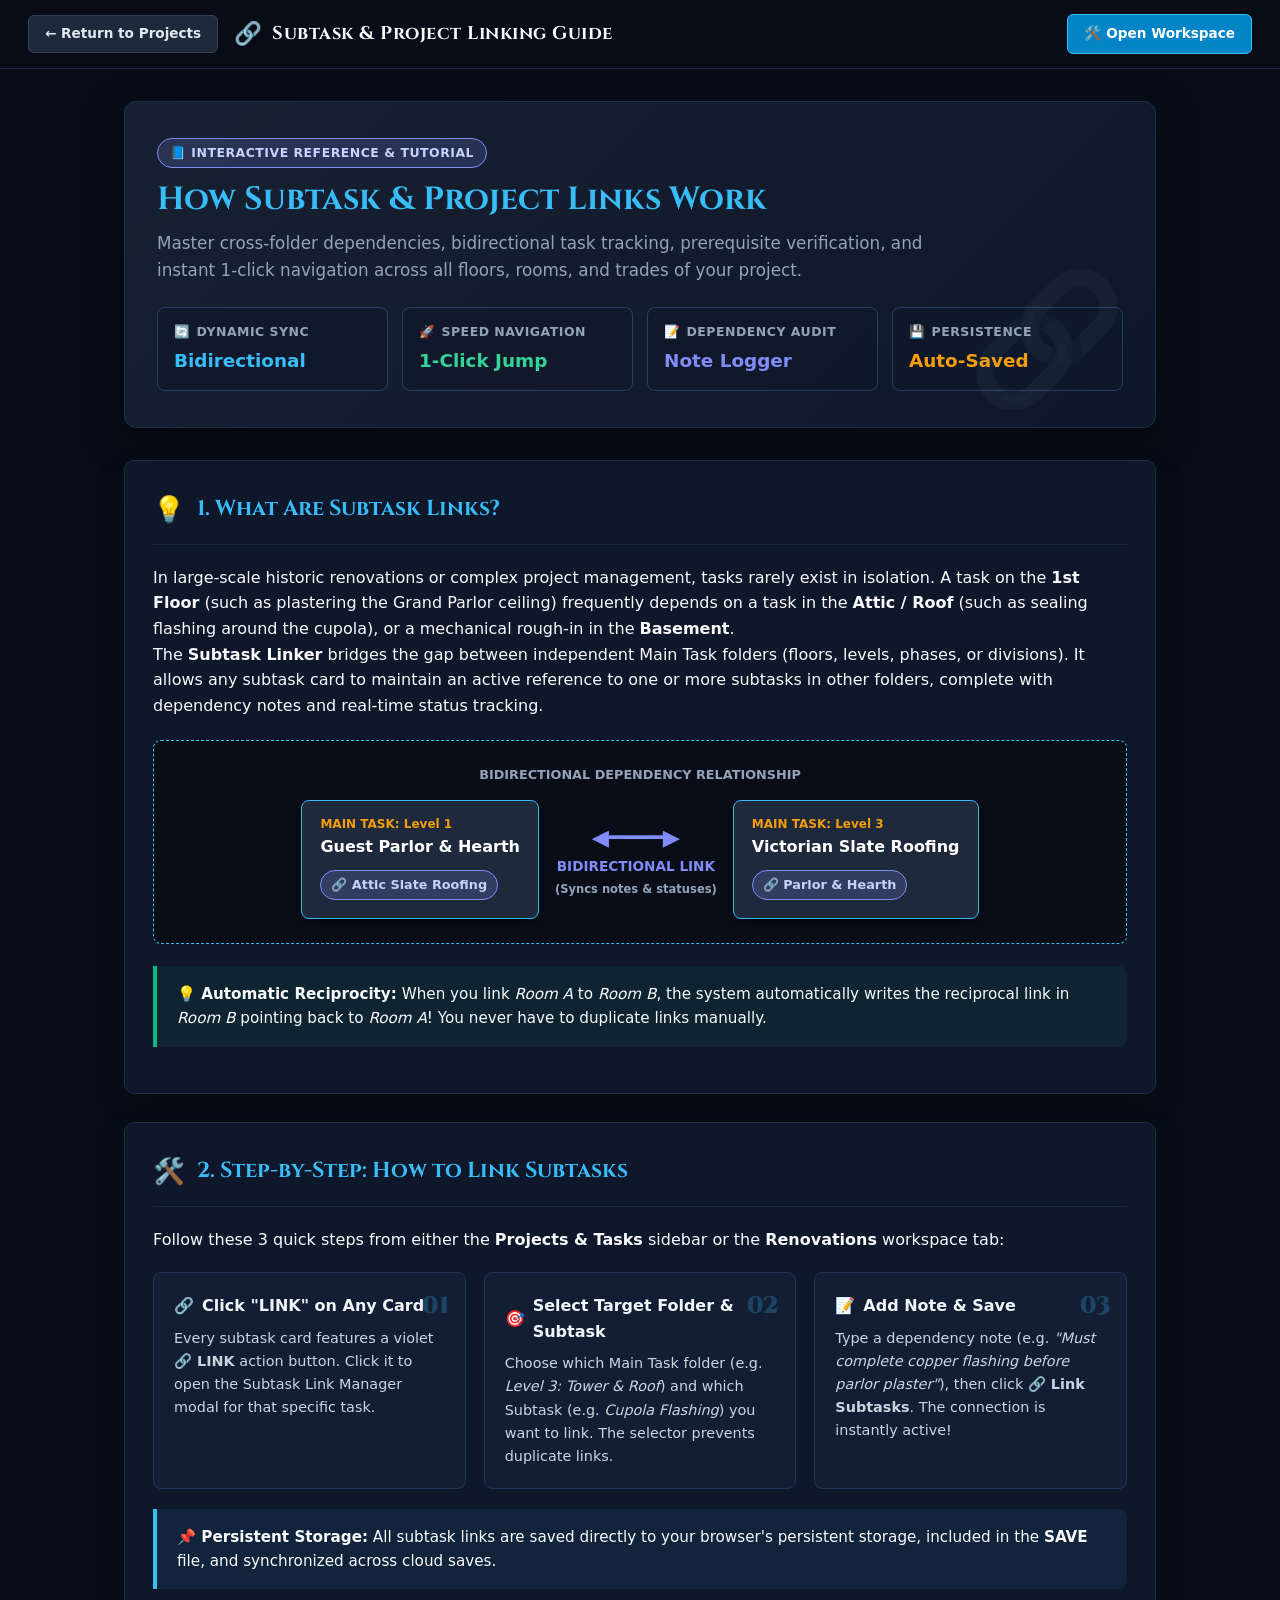
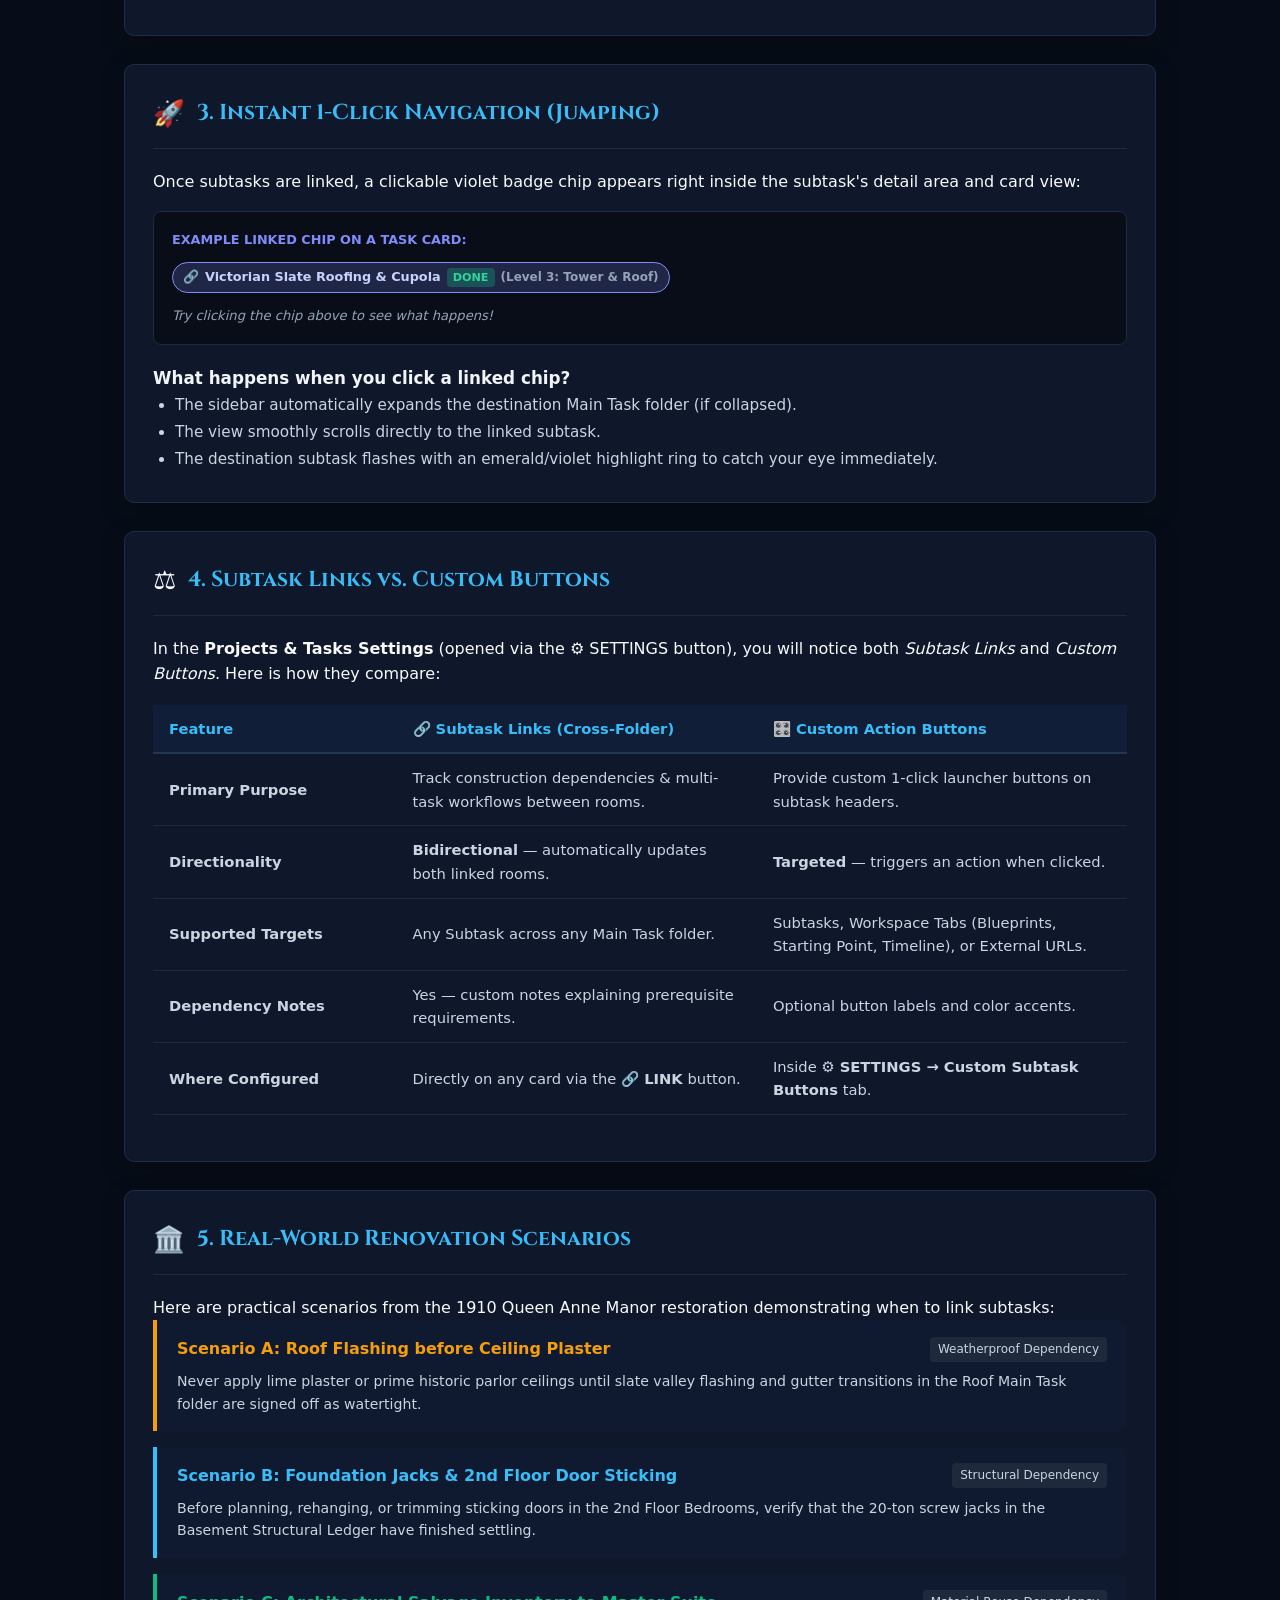
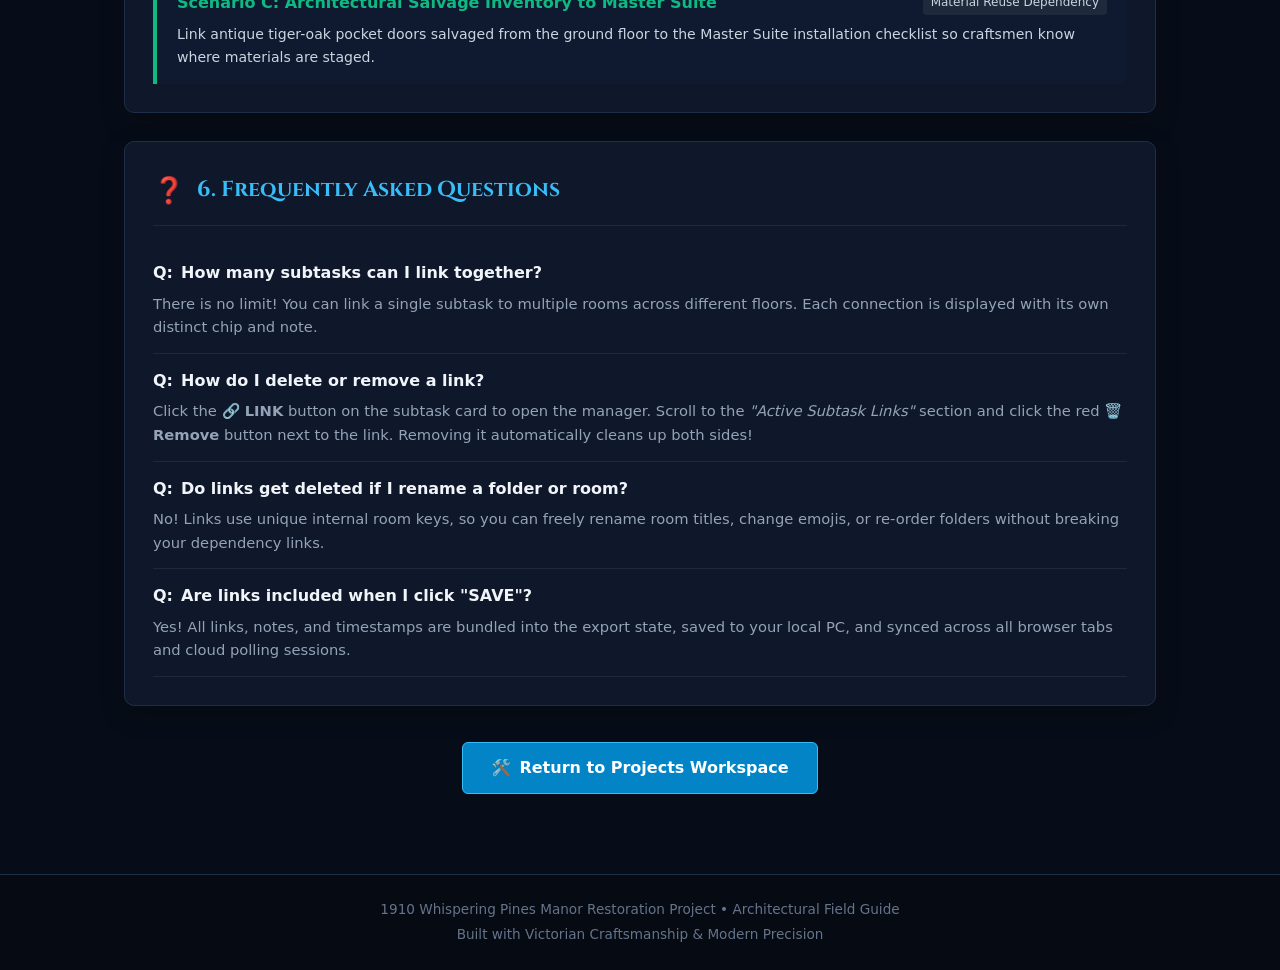
<file: www/links-guide.html>
<!DOCTYPE html>
<html lang="en">
<head>
    <meta charset="UTF-8">
    <meta name="viewport" content="width=device-width, initial-scale=1.0">
    <title>How Subtask &amp; Project Links Work — Jypsy Jack's How-To Guide</title>
    <link rel="preconnect" href="https://fonts.googleapis.com">
    <link rel="preconnect" href="https://fonts.gstatic.com" crossorigin>
    <link href="https://fonts.googleapis.com/css2?family=Cinzel:wght@500;700;800&family=Outfit:wght@300;400;500;600;700;800&family=Courier+Prime:wght@400;700&display=swap" rel="stylesheet">
    <link rel="stylesheet" href="css/style.css?v=20261022">
    <style>
        :root {
            --guide-bg: #070d18;
            --guide-card: #0f172a;
            --guide-card-alt: #131e35;
            --guide-border: #1e2e4a;
            --guide-accent: #38bdf8;
            --guide-accent-glow: rgba(56, 189, 248, 0.25);
            --guide-indigo: #818cf8;
            --guide-emerald: #10b981;
            --guide-amber: #f59e0b;
            --guide-rose: #f43f5e;
            --guide-text: #f8fafc;
            --guide-text-dim: #94a3b8;
        }

        body.guide-page-body {
            margin: 0;
            padding: 0;
            background: var(--guide-bg);
            color: var(--guide-text);
            font-family: 'Outfit', sans-serif;
            min-height: 100vh;
            display: flex;
            flex-direction: column;
            overflow-x: hidden;
            line-height: 1.6;
        }

        .guide-navbar {
            background: rgba(8, 13, 23, 0.95);
            backdrop-filter: blur(12px);
            border-bottom: 1px solid var(--guide-border);
            padding: 14px 28px;
            display: flex;
            justify-content: space-between;
            align-items: center;
            position: sticky;
            top: 0;
            z-index: 1000;
        }

        .guide-nav-left {
            display: flex;
            align-items: center;
            gap: 16px;
        }

        .guide-brand-title {
            font-family: 'Cinzel', serif;
            font-size: 1.15rem;
            font-weight: 700;
            color: #f8fafc;
            letter-spacing: 0.5px;
            margin: 0;
        }

        .guide-btn-back {
            background: #1e293b;
            border: 1px solid #334155;
            color: #e2e8f0;
            text-decoration: none;
            font-size: 0.85rem;
            font-weight: 700;
            padding: 7px 16px;
            border-radius: 6px;
            display: inline-flex;
            align-items: center;
            gap: 6px;
            transition: all 0.2s ease;
        }

        .guide-btn-back:hover {
            background: #334155;
            color: #38bdf8;
            border-color: #38bdf8;
            transform: translateX(-2px);
        }

        .guide-container {
            max-width: 1080px;
            margin: 0 auto;
            padding: 32px 24px 80px 24px;
            width: 100%;
            box-sizing: border-box;
        }

        /* Hero */
        .guide-hero {
            background: linear-gradient(135deg, rgba(30, 41, 59, 0.7) 0%, rgba(15, 23, 42, 0.95) 100%);
            border: 1.5px solid var(--guide-border);
            border-radius: 12px;
            padding: 36px 32px;
            margin-bottom: 32px;
            position: relative;
            box-shadow: 0 12px 35px rgba(0, 0, 0, 0.5);
            overflow: hidden;
        }

        .guide-hero::after {
            content: "🔗";
            position: absolute;
            right: 28px;
            bottom: -15px;
            font-size: 8rem;
            opacity: 0.06;
            pointer-events: none;
        }

        .guide-badge-pill {
            display: inline-flex;
            align-items: center;
            gap: 6px;
            background: rgba(129, 140, 248, 0.18);
            border: 1px solid var(--guide-indigo);
            color: #c7d2fe;
            padding: 4px 12px;
            border-radius: 999px;
            font-size: 0.78rem;
            font-weight: 800;
            text-transform: uppercase;
            letter-spacing: 0.5px;
            margin-bottom: 12px;
        }

        .guide-title {
            font-family: 'Cinzel', serif;
            font-size: 2rem;
            color: #38bdf8;
            margin: 0 0 10px 0;
            line-height: 1.25;
        }

        .guide-subtitle {
            font-size: 1.05rem;
            color: var(--guide-text-dim);
            max-width: 820px;
            margin: 0 0 24px 0;
        }

        .guide-stats-grid {
            display: grid;
            grid-template-columns: repeat(auto-fit, minmax(200px, 1fr));
            gap: 14px;
            margin-top: 24px;
        }

        .guide-stat-card {
            background: rgba(15, 23, 42, 0.75);
            border: 1px solid #293d63;
            border-radius: 8px;
            padding: 14px 16px;
        }

        .guide-stat-title {
            font-size: 0.78rem;
            font-weight: 800;
            color: #94a3b8;
            text-transform: uppercase;
            letter-spacing: 0.5px;
            margin-bottom: 4px;
            display: flex;
            align-items: center;
            gap: 6px;
        }

        .guide-stat-val {
            font-size: 1.15rem;
            font-weight: 800;
            color: #f8fafc;
        }

        /* Section Layout */
        .guide-section {
            background: var(--guide-card);
            border: 1px solid var(--guide-border);
            border-radius: 10px;
            padding: 28px;
            margin-bottom: 28px;
            box-shadow: 0 8px 24px rgba(0, 0, 0, 0.3);
        }

        .guide-section-header {
            display: flex;
            align-items: center;
            gap: 12px;
            border-bottom: 1px solid #1e293b;
            padding-bottom: 14px;
            margin-bottom: 20px;
        }

        .guide-section-header h2 {
            font-family: 'Cinzel', serif;
            font-size: 1.35rem;
            color: #38bdf8;
            margin: 0;
        }

        .guide-step-grid {
            display: grid;
            grid-template-columns: repeat(auto-fit, minmax(260px, 1fr));
            gap: 18px;
            margin: 20px 0;
        }

        .guide-step-card {
            background: var(--guide-card-alt);
            border: 1px solid #233554;
            border-radius: 8px;
            padding: 20px;
            position: relative;
        }

        .guide-step-num {
            position: absolute;
            top: 14px;
            right: 16px;
            font-size: 1.5rem;
            font-weight: 900;
            color: rgba(56, 189, 248, 0.25);
            font-family: 'Cinzel', serif;
        }

        .guide-step-title {
            font-size: 1rem;
            font-weight: 800;
            color: #f1f5f9;
            margin: 0 0 8px 0;
            display: flex;
            align-items: center;
            gap: 8px;
        }

        .guide-diagram-box {
            background: #080d18;
            border: 1px dashed #38bdf8;
            border-radius: 8px;
            padding: 24px;
            margin: 22px 0;
            text-align: center;
        }

        .diagram-flow {
            display: flex;
            align-items: center;
            justify-content: center;
            flex-wrap: wrap;
            gap: 16px;
        }

        .diagram-node {
            background: #1e293b;
            border: 1.5px solid #38bdf8;
            border-radius: 8px;
            padding: 14px 18px;
            text-align: left;
            min-width: 220px;
            box-shadow: 0 4px 12px rgba(0, 0, 0, 0.4);
        }

        .diagram-arrow {
            display: flex;
            flex-direction: column;
            align-items: center;
            color: #818cf8;
            font-weight: 800;
            font-size: 0.85rem;
        }

        .diagram-arrow-line {
            font-size: 1.4rem;
            color: #818cf8;
        }

        .guide-chip-preview {
            display: inline-flex;
            align-items: center;
            gap: 6px;
            background: rgba(129, 140, 248, 0.2);
            border: 1px solid #818cf8;
            color: #c7d2fe;
            padding: 4px 10px;
            border-radius: 999px;
            font-size: 0.8rem;
            font-weight: 700;
            cursor: pointer;
            margin: 4px 0;
        }

        .guide-chip-preview:hover {
            background: rgba(129, 140, 248, 0.35);
            color: #fff;
        }

        .guide-callout {
            border-left: 4px solid var(--guide-accent);
            background: rgba(56, 189, 248, 0.08);
            padding: 16px 20px;
            border-radius: 0 8px 8px 0;
            margin: 18px 0;
            font-size: 0.95rem;
        }

        .guide-callout.tip {
            border-left-color: var(--guide-emerald);
            background: rgba(16, 185, 129, 0.08);
        }

        .guide-callout.warning {
            border-left-color: var(--guide-amber);
            background: rgba(245, 158, 11, 0.08);
        }

        .guide-table {
            width: 100%;
            border-collapse: collapse;
            margin: 18px 0;
            font-size: 0.92rem;
        }

        .guide-table th {
            background: #111e38;
            color: #38bdf8;
            text-align: left;
            padding: 12px 16px;
            border-bottom: 2px solid #233554;
            font-weight: 800;
        }

        .guide-table td {
            padding: 12px 16px;
            border-bottom: 1px solid #1e293b;
            color: #cbd5e1;
        }

        .guide-table tr:hover td {
            background: rgba(56, 189, 248, 0.04);
        }

        .guide-faq-item {
            border-bottom: 1px solid #1e293b;
            padding: 14px 0;
        }

        .guide-faq-question {
            font-weight: 800;
            color: #f1f5f9;
            font-size: 1rem;
            margin-bottom: 6px;
            cursor: pointer;
            display: flex;
            align-items: center;
            gap: 8px;
        }

        .guide-faq-answer {
            color: var(--guide-text-dim);
            font-size: 0.92rem;
            line-height: 1.6;
        }

        .btn-live-test {
            background: #0284c7;
            color: #fff;
            border: 1px solid #38bdf8;
            padding: 8px 16px;
            border-radius: 6px;
            font-weight: 800;
            font-size: 0.85rem;
            cursor: pointer;
            transition: all 0.2s ease;
        }

        .btn-live-test:hover {
            background: #0369a1;
            transform: translateY(-1px);
        }

        .guide-footer {
            border-top: 1px solid var(--guide-border);
            padding: 24px;
            text-align: center;
            color: #64748b;
            font-size: 0.85rem;
            background: #060a12;
            margin-top: auto;
        }
    </style>
</head>
<body class="guide-page-body">

    <!-- NAVIGATION BAR -->
    <nav class="guide-navbar">
        <div class="guide-nav-left">
            <a href="index.html" class="guide-btn-back" title="Return to Projects Workspace">
                ← Return to Projects
            </a>
            <div style="display:flex; align-items:center; gap:10px;">
                <span style="font-size:1.4rem;">🔗</span>
                <span class="guide-brand-title">Subtask &amp; Project Linking Guide</span>
            </div>
        </div>
        <div style="display:flex; align-items:center; gap:12px;">
            <a href="index.html" class="btn-live-test" style="text-decoration:none;">
                🛠️ Open Workspace
            </a>
        </div>
    </nav>

    <!-- MAIN CONTENT CONTAINER -->
    <main class="guide-container">

        <!-- HERO SECTION -->
        <header class="guide-hero">
            <div class="guide-badge-pill">
                <span>📘 Interactive Reference &amp; Tutorial</span>
            </div>
            <h1 class="guide-title">How Subtask &amp; Project Links Work</h1>
            <p class="guide-subtitle">
                Master cross-folder dependencies, bidirectional task tracking, prerequisite verification, and instant 1-click navigation across all floors, rooms, and trades of your project.
            </p>

            <div class="guide-stats-grid">
                <div class="guide-stat-card">
                    <div class="guide-stat-title"><span>🔄</span> Dynamic Sync</div>
                    <div class="guide-stat-val" style="color:#38bdf8;">Bidirectional</div>
                </div>
                <div class="guide-stat-card">
                    <div class="guide-stat-title"><span>🚀</span> Speed Navigation</div>
                    <div class="guide-stat-val" style="color:#34d399;">1-Click Jump</div>
                </div>
                <div class="guide-stat-card">
                    <div class="guide-stat-title"><span>📝</span> Dependency Audit</div>
                    <div class="guide-stat-val" style="color:#818cf8;">Note Logger</div>
                </div>
                <div class="guide-stat-card">
                    <div class="guide-stat-title"><span>💾</span> Persistence</div>
                    <div class="guide-stat-val" style="color:#f59e0b;">Auto-Saved</div>
                </div>
            </div>
        </header>

        <!-- SECTION 1: WHAT IS CROSS-FOLDER SUBTASK LINKING? -->
        <section class="guide-section">
            <div class="guide-section-header">
                <span style="font-size:1.6rem;">💡</span>
                <h2>1. What Are Subtask Links?</h2>
            </div>
            <p>
                In large-scale historic renovations or complex project management, tasks rarely exist in isolation.
                A task on the <strong>1st Floor</strong> (such as plastering the Grand Parlor ceiling) frequently depends on a task in the <strong>Attic / Roof</strong> (such as sealing flashing around the cupola), or a mechanical rough-in in the <strong>Basement</strong>.
            </p>
            <p>
                The <strong>Subtask Linker</strong> bridges the gap between independent Main Task folders (floors, levels, phases, or divisions). It allows any subtask card to maintain an active reference to one or more subtasks in other folders, complete with dependency notes and real-time status tracking.
            </p>

            <!-- Visual Flow Diagram -->
            <div class="guide-diagram-box">
                <div style="font-size:0.8rem; font-weight:800; color:#94a3b8; text-transform:uppercase; margin-bottom:14px;">
                    Bidirectional Dependency Relationship
                </div>
                <div class="diagram-flow">
                    <div class="diagram-node">
                        <div style="font-size:0.75rem; color:#f59e0b; font-weight:800;">MAIN TASK: Level 1</div>
                        <div style="font-weight:800; color:#fff; font-size:1rem;">Guest Parlor &amp; Hearth</div>
                        <div style="margin-top:6px;">
                            <span class="guide-chip-preview">🔗 Attic Slate Roofing</span>
                        </div>
                    </div>

                    <div class="diagram-arrow">
                        <span class="diagram-arrow-line">◀━━━━▶</span>
                        <span>BIDIRECTIONAL LINK</span>
                        <small style="color:#94a3b8; font-size:0.72rem; margin-top:2px;">(Syncs notes &amp; statuses)</small>
                    </div>

                    <div class="diagram-node">
                        <div style="font-size:0.75rem; color:#f59e0b; font-weight:800;">MAIN TASK: Level 3</div>
                        <div style="font-weight:800; color:#fff; font-size:1rem;">Victorian Slate Roofing</div>
                        <div style="margin-top:6px;">
                            <span class="guide-chip-preview">🔗 Parlor &amp; Hearth</span>
                        </div>
                    </div>
                </div>
            </div>

            <div class="guide-callout tip">
                <strong>💡 Automatic Reciprocity:</strong> When you link <em>Room A</em> to <em>Room B</em>, the system automatically writes the reciprocal link in <em>Room B</em> pointing back to <em>Room A</em>! You never have to duplicate links manually.
            </div>
        </section>

        <!-- SECTION 2: STEP-BY-STEP HOW TO CREATE A LINK -->
        <section class="guide-section">
            <div class="guide-section-header">
                <span style="font-size:1.6rem;">🛠️</span>
                <h2>2. Step-by-Step: How to Link Subtasks</h2>
            </div>
            <p>Follow these 3 quick steps from either the <strong>Projects &amp; Tasks</strong> sidebar or the <strong>Renovations</strong> workspace tab:</p>

            <div class="guide-step-grid">
                <div class="guide-step-card">
                    <span class="guide-step-num">01</span>
                    <h3 class="guide-step-title"><span>🔗</span> Click "LINK" on Any Card</h3>
                    <p style="color:#cbd5e1; font-size:0.9rem;">
                        Every subtask card features a violet <strong>🔗 LINK</strong> action button. Click it to open the Subtask Link Manager modal for that specific task.
                    </p>
                </div>

                <div class="guide-step-card">
                    <span class="guide-step-num">02</span>
                    <h3 class="guide-step-title"><span>🎯</span> Select Target Folder &amp; Subtask</h3>
                    <p style="color:#cbd5e1; font-size:0.9rem;">
                        Choose which Main Task folder (e.g. <em>Level 3: Tower &amp; Roof</em>) and which Subtask (e.g. <em>Cupola Flashing</em>) you want to link. The selector prevents duplicate links.
                    </p>
                </div>

                <div class="guide-step-card">
                    <span class="guide-step-num">03</span>
                    <h3 class="guide-step-title"><span>📝</span> Add Note &amp; Save</h3>
                    <p style="color:#cbd5e1; font-size:0.9rem;">
                        Type a dependency note (e.g. <em>"Must complete copper flashing before parlor plaster"</em>), then click <strong>🔗 Link Subtasks</strong>. The connection is instantly active!
                    </p>
                </div>
            </div>

            <div class="guide-callout">
                <strong>📌 Persistent Storage:</strong> All subtask links are saved directly to your browser's persistent storage, included in the <strong>SAVE</strong> file, and synchronized across cloud saves.
            </div>
        </section>

        <!-- SECTION 3: NAVIGATION & SPEED JUMPING -->
        <section class="guide-section">
            <div class="guide-section-header">
                <span style="font-size:1.6rem;">🚀</span>
                <h2>3. Instant 1-Click Navigation (Jumping)</h2>
            </div>
            <p>
                Once subtasks are linked, a clickable violet badge chip appears right inside the subtask's detail area and card view:
            </p>

            <div style="background:#080d18; border:1px solid #1e293b; border-radius:8px; padding:18px; margin:16px 0;">
                <div style="font-size:0.8rem; font-weight:800; color:#818cf8; text-transform:uppercase; margin-bottom:8px;">Example Linked Chip on a Task Card:</div>
                <div style="display:flex; align-items:center; gap:10px; flex-wrap:wrap;">
                    <div class="guide-chip-preview" onclick="alert('In the live workspace, clicking this chip automatically expands the target folder and highlights the subtask!')">
                        <span>🔗</span>
                        <strong>Victorian Slate Roofing &amp; Cupola</strong>
                        <span style="background:rgba(16,185,129,0.3); color:#34d399; padding:1px 6px; border-radius:4px; font-size:0.7rem; font-weight:800;">DONE</span>
                        <span style="color:#94a3b8; font-size:0.75rem;">(Level 3: Tower &amp; Roof)</span>
                    </div>
                </div>
                <div style="color:#94a3b8; font-size:0.82rem; margin-top:8px;">
                    <em>Try clicking the chip above to see what happens!</em>
                </div>
            </div>

            <h3 style="color:#f1f5f9; font-size:1.05rem; margin-top:20px;">What happens when you click a linked chip?</h3>
            <ul style="color:#cbd5e1; font-size:0.95rem; padding-left:22px; line-height:1.8;">
                <li>The sidebar automatically expands the destination Main Task folder (if collapsed).</li>
                <li>The view smoothly scrolls directly to the linked subtask.</li>
                <li>The destination subtask flashes with an emerald/violet highlight ring to catch your eye immediately.</li>
            </ul>
        </section>

        <!-- SECTION 4: SUBTASK LINKS VS CUSTOM BUTTONS -->
        <section class="guide-section">
            <div class="guide-section-header">
                <span style="font-size:1.6rem;">⚖️</span>
                <h2>4. Subtask Links vs. Custom Buttons</h2>
            </div>
            <p>
                In the <strong>Projects &amp; Tasks Settings</strong> (opened via the ⚙️ SETTINGS button), you will notice both <em>Subtask Links</em> and <em>Custom Buttons</em>. Here is how they compare:
            </p>

            <table class="guide-table">
                <thead>
                    <tr>
                        <th style="width:25%;">Feature</th>
                        <th style="width:37%;">🔗 Subtask Links (Cross-Folder)</th>
                        <th style="width:38%;">🎛️ Custom Action Buttons</th>
                    </tr>
                </thead>
                <tbody>
                    <tr>
                        <td><strong>Primary Purpose</strong></td>
                        <td>Track construction dependencies &amp; multi-task workflows between rooms.</td>
                        <td>Provide custom 1-click launcher buttons on subtask headers.</td>
                    </tr>
                    <tr>
                        <td><strong>Directionality</strong></td>
                        <td><strong>Bidirectional</strong> — automatically updates both linked rooms.</td>
                        <td><strong>Targeted</strong> — triggers an action when clicked.</td>
                    </tr>
                    <tr>
                        <td><strong>Supported Targets</strong></td>
                        <td>Any Subtask across any Main Task folder.</td>
                        <td>Subtasks, Workspace Tabs (Blueprints, Starting Point, Timeline), or External URLs.</td>
                    </tr>
                    <tr>
                        <td><strong>Dependency Notes</strong></td>
                        <td>Yes — custom notes explaining prerequisite requirements.</td>
                        <td>Optional button labels and color accents.</td>
                    </tr>
                    <tr>
                        <td><strong>Where Configured</strong></td>
                        <td>Directly on any card via the <strong>🔗 LINK</strong> button.</td>
                        <td>Inside <strong>⚙️ SETTINGS &rarr; Custom Subtask Buttons</strong> tab.</td>
                    </tr>
                </tbody>
            </table>
        </section>

        <!-- SECTION 5: REAL-LIFE MANOR RESTORATION SCENARIOS -->
        <section class="guide-section">
            <div class="guide-section-header">
                <span style="font-size:1.6rem;">🏛️</span>
                <h2>5. Real-World Renovation Scenarios</h2>
            </div>
            <p>Here are practical scenarios from the 1910 Queen Anne Manor restoration demonstrating when to link subtasks:</p>

            <div style="display:flex; flex-direction:column; gap:16px;">
                <div style="background:#0f1a30; border-left:4px solid #f59e0b; padding:16px 20px; border-radius:0 8px 8px 0;">
                    <div style="display:flex; justify-content:space-between; align-items:center;">
                        <strong style="color:#f59e0b; font-size:1rem;">Scenario A: Roof Flashing before Ceiling Plaster</strong>
                        <span style="font-size:0.75rem; background:#1e293b; color:#cbd5e1; padding:3px 8px; border-radius:4px;">Weatherproof Dependency</span>
                    </div>
                    <p style="color:#cbd5e1; font-size:0.88rem; margin:8px 0 0 0;">
                        Never apply lime plaster or prime historic parlor ceilings until slate valley flashing and gutter transitions in the Roof Main Task folder are signed off as watertight.
                    </p>
                </div>

                <div style="background:#0f1a30; border-left:4px solid #38bdf8; padding:16px 20px; border-radius:0 8px 8px 0;">
                    <div style="display:flex; justify-content:space-between; align-items:center;">
                        <strong style="color:#38bdf8; font-size:1rem;">Scenario B: Foundation Jacks &amp; 2nd Floor Door Sticking</strong>
                        <span style="font-size:0.75rem; background:#1e293b; color:#cbd5e1; padding:3px 8px; border-radius:4px;">Structural Dependency</span>
                    </div>
                    <p style="color:#cbd5e1; font-size:0.88rem; margin:8px 0 0 0;">
                        Before planning, rehanging, or trimming sticking doors in the 2nd Floor Bedrooms, verify that the 20-ton screw jacks in the Basement Structural Ledger have finished settling.
                    </p>
                </div>

                <div style="background:#0f1a30; border-left:4px solid #10b981; padding:16px 20px; border-radius:0 8px 8px 0;">
                    <div style="display:flex; justify-content:space-between; align-items:center;">
                        <strong style="color:#10b981; font-size:1rem;">Scenario C: Architectural Salvage Inventory to Master Suite</strong>
                        <span style="font-size:0.75rem; background:#1e293b; color:#cbd5e1; padding:3px 8px; border-radius:4px;">Material Reuse Dependency</span>
                    </div>
                    <p style="color:#cbd5e1; font-size:0.88rem; margin:8px 0 0 0;">
                        Link antique tiger-oak pocket doors salvaged from the ground floor to the Master Suite installation checklist so craftsmen know where materials are staged.
                    </p>
                </div>
            </div>
        </section>

        <!-- SECTION 6: FAQ -->
        <section class="guide-section">
            <div class="guide-section-header">
                <span style="font-size:1.6rem;">❓</span>
                <h2>6. Frequently Asked Questions</h2>
            </div>

            <div class="guide-faq-item">
                <div class="guide-faq-question"><span>Q:</span> How many subtasks can I link together?</div>
                <div class="guide-faq-answer">
                    There is no limit! You can link a single subtask to multiple rooms across different floors. Each connection is displayed with its own distinct chip and note.
                </div>
            </div>

            <div class="guide-faq-item">
                <div class="guide-faq-question"><span>Q:</span> How do I delete or remove a link?</div>
                <div class="guide-faq-answer">
                    Click the <strong>🔗 LINK</strong> button on the subtask card to open the manager. Scroll to the <em>"Active Subtask Links"</em> section and click the red <strong>🗑️ Remove</strong> button next to the link. Removing it automatically cleans up both sides!
                </div>
            </div>

            <div class="guide-faq-item">
                <div class="guide-faq-question"><span>Q:</span> Do links get deleted if I rename a folder or room?</div>
                <div class="guide-faq-answer">
                    No! Links use unique internal room keys, so you can freely rename room titles, change emojis, or re-order folders without breaking your dependency links.
                </div>
            </div>

            <div class="guide-faq-item">
                <div class="guide-faq-question"><span>Q:</span> Are links included when I click "SAVE"?</div>
                <div class="guide-faq-answer">
                    Yes! All links, notes, and timestamps are bundled into the export state, saved to your local PC, and synced across all browser tabs and cloud polling sessions.
                </div>
            </div>
        </section>

        <!-- CTA JUMP TO WORKSPACE -->
        <div style="text-align:center; margin-top:36px;">
            <a href="index.html" class="btn-live-test" style="font-size:1rem; padding:12px 28px; text-decoration:none; display:inline-flex; align-items:center; gap:8px;">
                <span>🛠️</span> Return to Projects Workspace
            </a>
        </div>

    </main>

    <!-- FOOTER -->
    <footer class="guide-footer">
        <div>1910 Whispering Pines Manor Restoration Project &bull; Architectural Field Guide</div>
        <div style="margin-top:4px;">Built with Victorian Craftsmanship &amp; Modern Precision</div>
    </footer>

</body>
</html>
</file>
